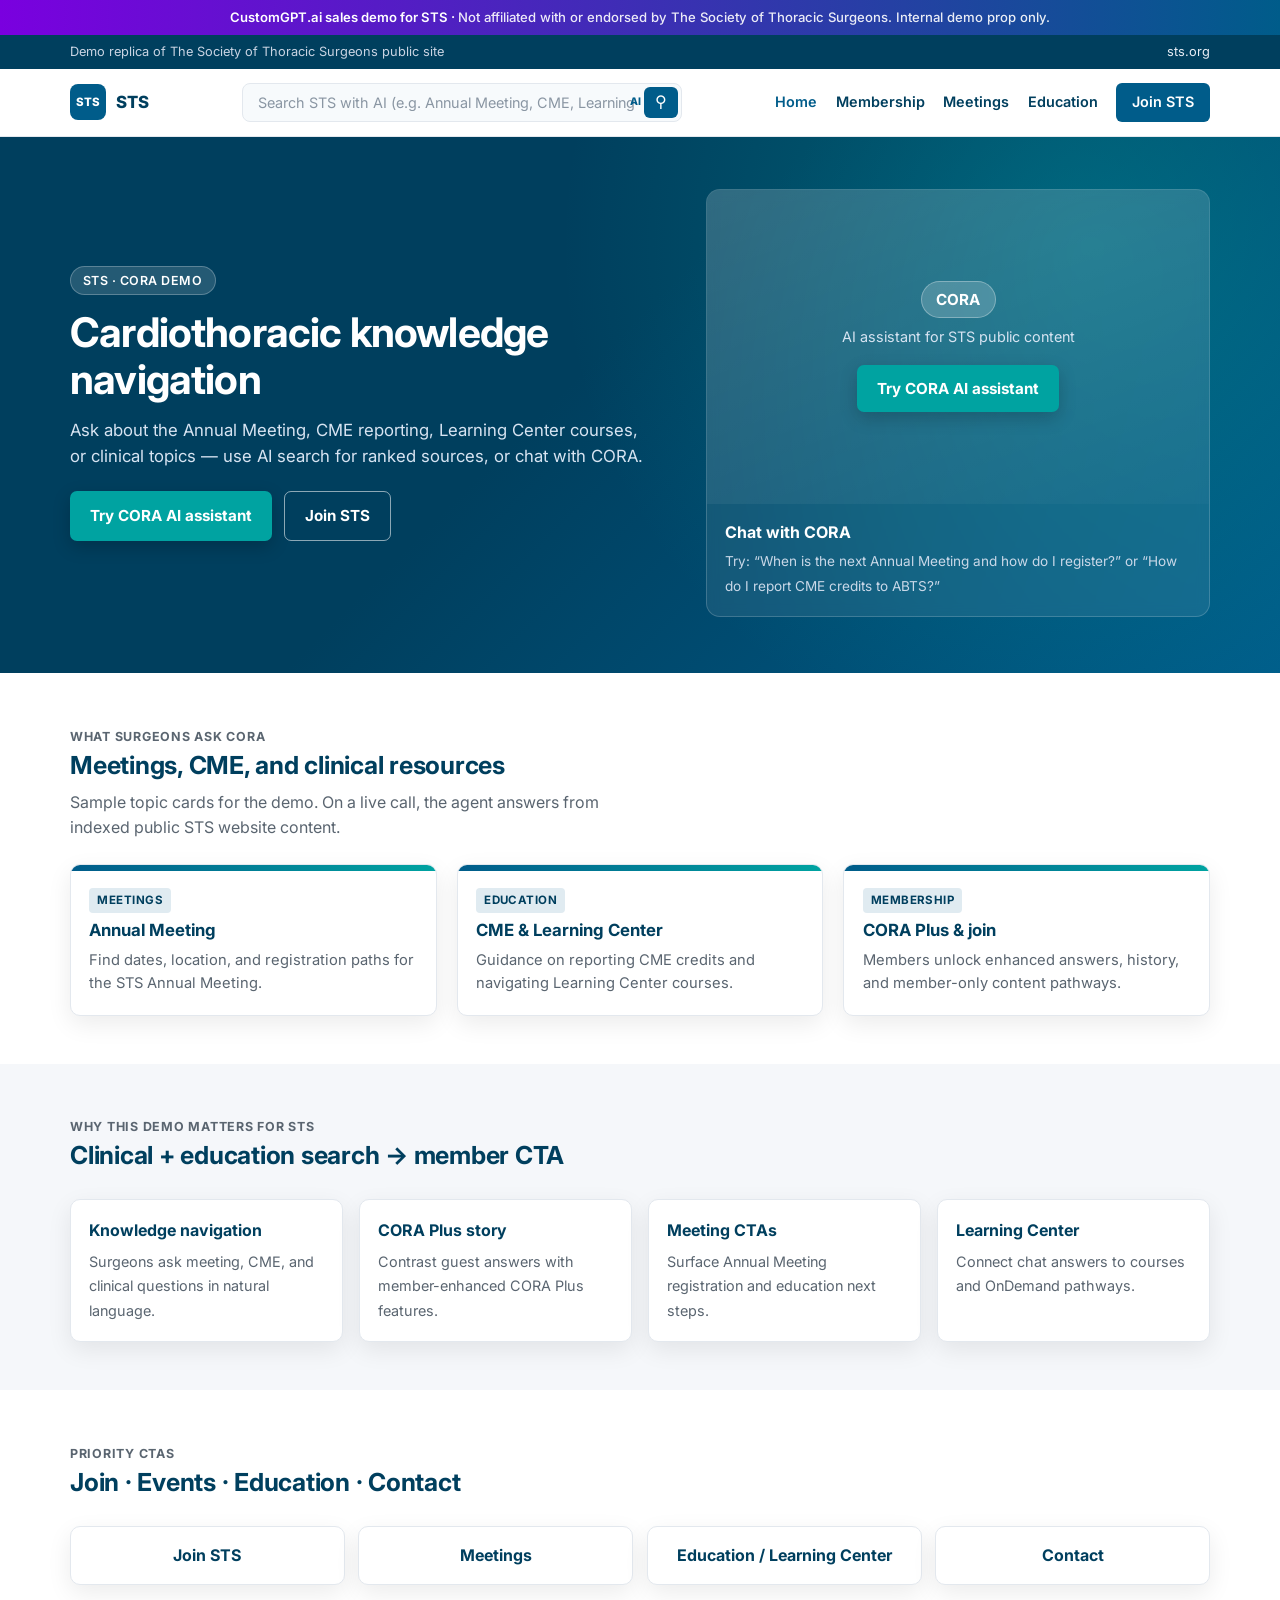
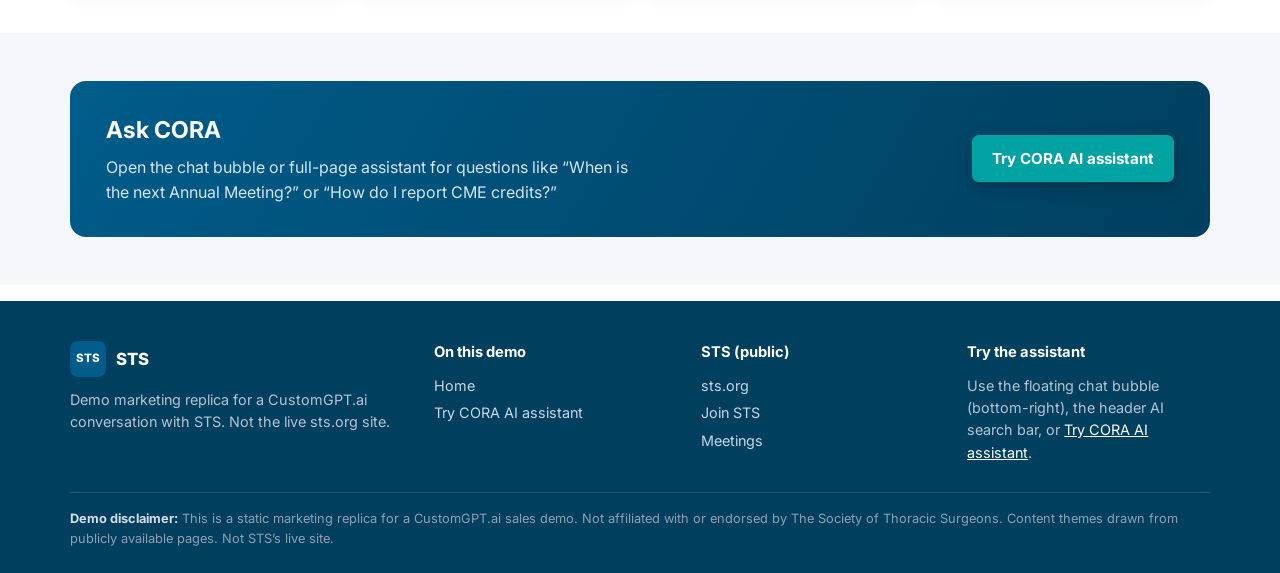
<file: index.html>
<!DOCTYPE html>
<html lang="en">
<head>
<meta charset="utf-8">
<meta name="viewport" content="width=device-width, initial-scale=1">
<meta name="robots" content="noindex, nofollow">
<title>STS | CORA Demo — CustomGPT.ai</title>
<meta name="description" content="CustomGPT.ai sales demo replica for The Society of Thoracic Surgeons featuring CORA AI assistant, SGE search, and live chat.">
<link rel="preconnect" href="https://fonts.googleapis.com">
<link href="https://fonts.googleapis.com/css2?family=Inter:wght@400;500;600;700;800&display=swap" rel="stylesheet">
<link rel="stylesheet" href="css/styles.css">
<script src="config.js"></script>
</head>
<body>
<div class="demo-banner">CustomGPT.ai sales demo for STS &middot; <span>Not affiliated with or endorsed by The Society of Thoracic Surgeons. Internal demo prop only.</span></div>
<div class="topbar"><div class="container">
  <div>Demo replica of The Society of Thoracic Surgeons public site</div>
  <div><a href="https://www.sts.org/" target="_blank" rel="noopener">sts.org</a></div>
</div></div>
<header class="site-header"><div class="container">
  <a class="logo-mark logo" href="index.html"><span class="logo-badge">STS</span> STS</a>
  <div class="demo-hsearch">
    <form id="demo-search-form" action="#" method="get" role="search">
      <input id="demo-hsearch" name="q" autocomplete="off" placeholder="Search STS with AI (e.g. Annual Meeting, CME, Learning Center)" aria-label="Search STS with AI (e.g. Annual Meeting, CME, Learning Center)">
      <span class="ai-tag">AI</span>
      <button class="go" type="submit" aria-label="Search">&#9906;</button>
    </form>
    <div id="demo-searchdrop" class="demo-searchdrop" role="dialog" aria-label="AI search results">
      <div class="sd-head"><span><span class="lab">AI Search</span> &nbsp;<span id="demo-sd-q"></span></span>
        <button type="button" class="sd-close" onclick="demoCloseSearchDrop()" aria-label="Close">×</button>
      </div>
      <div id="customgpt_search"></div>
    </div>
  </div>
<button class="nav-toggle" type="button" aria-label="Menu">Menu</button>
  <nav class="nav">
    <a href="index.html" class="active">Home</a>
    <a href="https://www.sts.org/membership" target="_blank" rel="noopener">Membership</a>
    <a href="https://www.sts.org/meetings" target="_blank" rel="noopener">Meetings</a>
    <a href="https://www.sts.org/education" target="_blank" rel="noopener">Education</a>
    <a href="https://www.sts.org/membership" class="btn" target="_blank" rel="noopener">Join STS</a>
  </nav>
</div></header>

<section class="hero"><div class="container">
  <div>
    <div class="hero-kicker">STS · CORA demo</div>
    <h1>Cardiothoracic knowledge navigation</h1>
    <p>Ask about the Annual Meeting, CME reporting, Learning Center courses, or clinical topics — use AI search for ranked sources, or chat with CORA.</p>
    <div class="hero-actions">
      <a class="btn-primary btn-try" href="assistant.html">Try CORA AI assistant</a>
      <a class="btn-secondary" href="https://www.sts.org/membership" target="_blank" rel="noopener">Join STS</a>
    </div>
  </div>
  <div class="hero-card">
    <div class="hero-card-top">
      <div class="agent-pill">CORA</div>
      <p>AI assistant for STS public content</p>
      <a class="btn-primary btn-try" href="assistant.html" style="margin-top:0.5rem">Try CORA AI assistant</a>
    </div>
    <div class="meta">
      <strong>Chat with CORA</strong>
      <span>Try: “When is the next Annual Meeting and how do I register?” or “How do I report CME credits to ABTS?”</span>
    </div>
  </div>
</div></section>

<section class="section"><div class="container">
  <div class="section-head">
    <div>
      <p class="eyebrow">What surgeons ask CORA</p>
      <h2>Meetings, CME, and clinical resources</h2>
      <p>Sample topic cards for the demo. On a live call, the agent answers from indexed public STS website content.</p>
    </div>
  </div>
  <div class="grid grid-3">
    <article class="card">
      <div class="card-accent"></div>
      <div class="card-body">
        <span class="tag">Meetings</span>
        <h3>Annual Meeting</h3>
        <p>Find dates, location, and registration paths for the STS Annual Meeting.</p>
      </div>
    </article>
    <article class="card">
      <div class="card-accent"></div>
      <div class="card-body">
        <span class="tag">Education</span>
        <h3>CME &amp; Learning Center</h3>
        <p>Guidance on reporting CME credits and navigating Learning Center courses.</p>
      </div>
    </article>
    <article class="card">
      <div class="card-accent"></div>
      <div class="card-body">
        <span class="tag">Membership</span>
        <h3>CORA Plus &amp; join</h3>
        <p>Members unlock enhanced answers, history, and member-only content pathways.</p>
      </div>
    </article>
  </div>
</div></section>

<section class="section alt"><div class="container">
  <div class="section-head">
    <div>
      <p class="eyebrow">Why this demo matters for STS</p>
      <h2>Clinical + education search → member CTA</h2>
    </div>
  </div>
  <div class="value-strip">
    <div class="value-item"><strong>Knowledge navigation</strong><span>Surgeons ask meeting, CME, and clinical questions in natural language.</span></div>
    <div class="value-item"><strong>CORA Plus story</strong><span>Contrast guest answers with member-enhanced CORA Plus features.</span></div>
    <div class="value-item"><strong>Meeting CTAs</strong><span>Surface Annual Meeting registration and education next steps.</span></div>
    <div class="value-item"><strong>Learning Center</strong><span>Connect chat answers to courses and OnDemand pathways.</span></div>
  </div>
</div></section>

<section class="section"><div class="container">
  <div class="section-head">
    <div>
      <p class="eyebrow">Priority CTAs</p>
      <h2>Join · Events · Education · Contact</h2>
    </div>
  </div>
  <div class="cta-strip">
    <a class="cta-pill" href="https://www.sts.org/membership" target="_blank" rel="noopener">Join STS</a>
    <a class="cta-pill" href="https://www.sts.org/meetings" target="_blank" rel="noopener">Meetings</a>
    <a class="cta-pill" href="https://www.sts.org/education" target="_blank" rel="noopener">Education / Learning Center</a>
    <a class="cta-pill" href="https://www.sts.org/about-sts/contact-us" target="_blank" rel="noopener">Contact</a>
  </div>
</div></section>

<section class="section alt"><div class="container">
  <div class="cta-band">
    <div>
      <h2>Ask CORA</h2>
      <p>Open the chat bubble or full-page assistant for questions like “When is the next Annual Meeting?” or “How do I report CME credits?”</p>
    </div>
    <a class="btn-primary btn-try" href="assistant.html">Try CORA AI assistant</a>
  </div>
</div></section>

<footer class="site-footer"><div class="container">
  <div class="footer-grid">
    <div>
      <div class="logo-mark" style="color:#fff;margin-bottom:0.75rem;"><span class="logo-badge">STS</span> STS</div>
      <p style="margin:0;font-size:0.9rem;max-width:22rem;">Demo marketing replica for a CustomGPT.ai conversation with STS. Not the live sts.org site.</p>
    </div>
    <div>
      <h4>On this demo</h4>
      <a href="index.html">Home</a>
      <a href="assistant.html">Try CORA AI assistant</a>
    </div>
    <div>
      <h4>STS (public)</h4>
      <a href="https://www.sts.org/" target="_blank" rel="noopener">sts.org</a>
      <a href="https://www.sts.org/membership" target="_blank" rel="noopener">Join STS</a>
      <a href="https://www.sts.org/meetings" target="_blank" rel="noopener">Meetings</a>
    </div>
    <div>
      <h4>Try the assistant</h4>
      <p style="margin:0;font-size:0.9rem;">Use the floating chat bubble (bottom-right), the header AI search bar, or <a href="assistant.html" style="display:inline;color:#fff;text-decoration:underline;">Try CORA AI assistant</a>.</p>
    </div>
  </div>
  <div class="footer-note"><strong>Demo disclaimer:</strong> This is a static marketing replica for a CustomGPT.ai sales demo. Not affiliated with or endorsed by The Society of Thoracic Surgeons. Content themes drawn from publicly available pages. Not STS&rsquo;s live site.</div>
</div></footer>
<script src="js/main.js"></script>
</body>
</html>
</file>
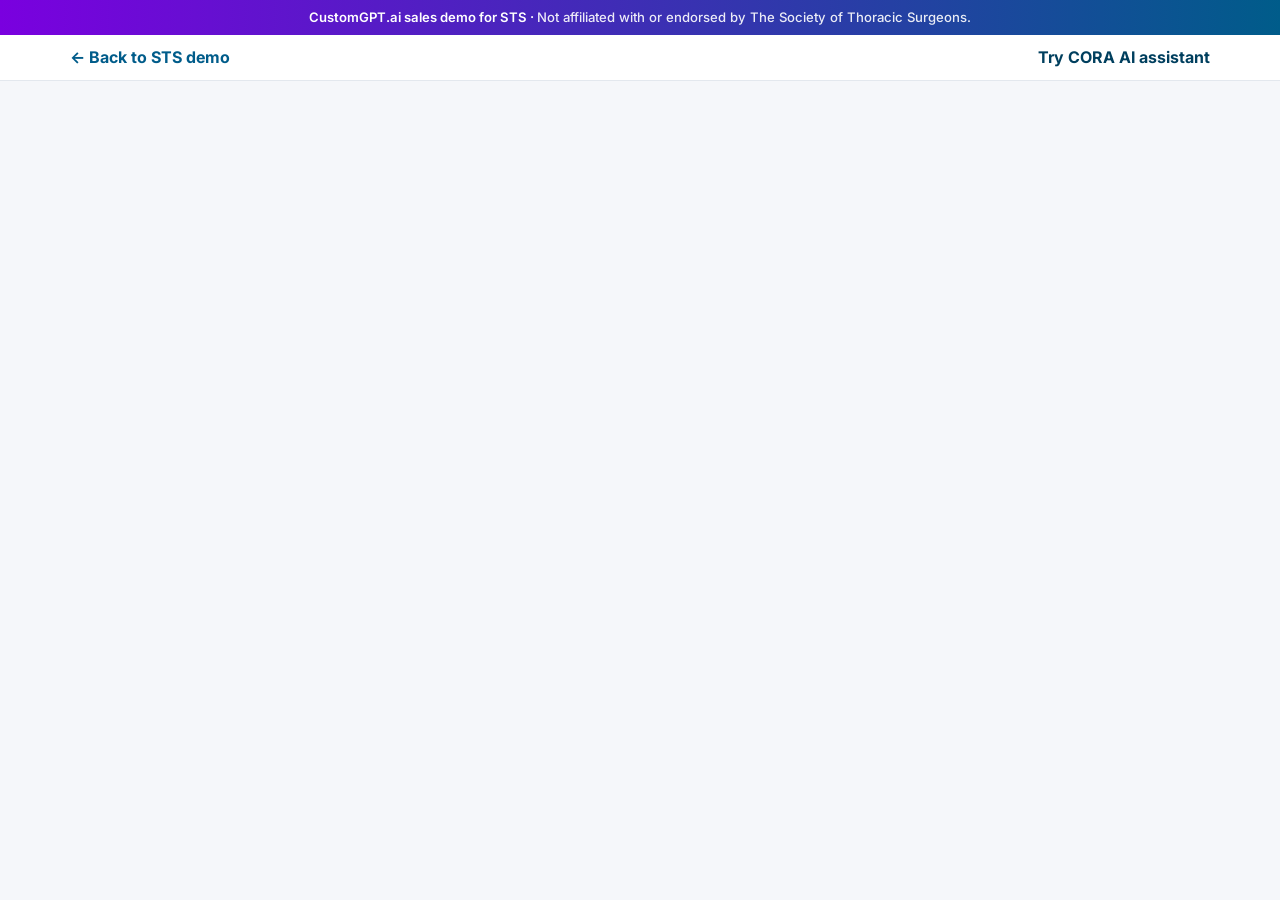
<file: assistant.html>
<!DOCTYPE html>
<html lang="en">
<head>
<meta charset="utf-8">
<meta name="viewport" content="width=device-width, initial-scale=1">
<meta name="robots" content="noindex, nofollow">
<title>Try CORA AI assistant | STS Demo</title>
<link rel="preconnect" href="https://fonts.googleapis.com">
<link href="https://fonts.googleapis.com/css2?family=Inter:wght@400;500;600;700;800&display=swap" rel="stylesheet">
<link rel="stylesheet" href="css/styles.css">
<script src="config.js"></script>
</head>
<body class="assistant-page">
<div class="demo-banner">CustomGPT.ai sales demo for STS &middot; <span>Not affiliated with or endorsed by The Society of Thoracic Surgeons.</span></div>
<div class="assistant-bar"><div class="container">
  <a class="back" href="index.html">&larr; Back to STS demo</a>
  <strong style="color:var(--navy)">Try CORA AI assistant</strong>
</div></div>
<div class="assistant-frame">
  <div id="customgpt_chat"></div>
</div>
<script>
(function () {
  var cfg = window.DEMO_CONFIG || {};
  var params = new URLSearchParams(window.location.search);
  var pid = params.get('p_id') || cfg.p_id || '';
  var pkey = params.get('p_key') || cfg.p_key || '';
  function pending(v) { return !v || String(v).toUpperCase() === 'PENDING'; }
  if (pending(pid) || pending(pkey)) {
    document.getElementById('customgpt_chat').innerHTML =
      '<div style="padding:2rem;font-family:Inter,system-ui,sans-serif;color:#5a6570;">' +
      '<h2 style="color:#162134;margin-top:0;">Agent keys pending</h2>' +
      '<p>Set <code>p_id</code> and <code>p_key</code> in <code>config.js</code> (or pass ?p_id=&amp;p_key=) to load the full-page CORA embed.</p>' +
      '</div>';
    return;
  }
  var s = document.createElement('script');
  s.src = 'https://cdn.customgpt.ai/js/embed.js';
  s.defer = true;
  s.setAttribute('div_id', 'customgpt_chat');
  s.setAttribute('p_id', String(pid));
  s.setAttribute('p_key', String(pkey));
  document.body.appendChild(s);
})();
</script>
</body>
</html>
</file>
<file: css/styles.css>
/* STS demo site — CustomGPT.ai Betty-displacement sales prop only */
:root {
  --brand: #005C8A;
  --brand-dark: #003F5E;
  --brand-mid: #0077B3;
  --accent: #00A3A1;
  --navy: #003F5E;
  --text: #2a2a2a;
  --muted: #5a6570;
  --bg: #f5f7fa;
  --card: #ffffff;
  --border: #e3e8ee;
  --radius: 10px;
  --shadow: 0 8px 24px rgba(0, 0, 0, 0.08);
  --font: "Inter", "Segoe UI", system-ui, -apple-system, sans-serif;
}
*, *::before, *::after { box-sizing: border-box; }
html { scroll-behavior: smooth; }
body {
  margin: 0;
  font-family: var(--font);
  color: var(--text);
  background: #fff;
  line-height: 1.55;
}
a { color: var(--brand); text-decoration: none; }
a:hover { color: var(--brand-dark); text-decoration: underline; }
img { max-width: 100%; height: auto; display: block; }
.container { width: min(1140px, calc(100% - 2.5rem)); margin: 0 auto; }

.topbar {
  background: var(--navy);
  color: #c9d4e3;
  font-size: 0.8rem;
  padding: 0.45rem 0;
}
.topbar .container { display: flex; justify-content: space-between; gap: 1rem; flex-wrap: wrap; }
.topbar a { color: #e8eef6; }
.demo-banner {
  background: linear-gradient(90deg, #7a00df, var(--brand));
  color: #fff;
  text-align: center;
  font-size: 0.82rem;
  padding: 0.45rem 1rem;
  font-weight: 600;
}
.demo-banner span { opacity: 0.9; font-weight: 500; }

.site-header {
  background: #fff;
  border-bottom: 1px solid var(--border);
  position: sticky;
  top: 0;
  z-index: 40;
}
.site-header .container {
  display: flex;
  align-items: center;
  justify-content: space-between;
  gap: 1rem;
  padding: 0.85rem 0;
  flex-wrap: wrap;
}
.logo-mark {
  display: flex; align-items: center; gap: 0.65rem;
  font-weight: 800; color: var(--navy); font-size: 1.05rem;
  text-decoration: none; letter-spacing: -0.01em; white-space: nowrap;
}
.logo-mark:hover { text-decoration: none; color: var(--navy); }
.logo-badge {
  display: inline-flex; align-items: center; justify-content: center;
  width: 36px; height: 36px; border-radius: 8px;
  background: var(--brand); color: #fff; font-size: 0.72rem; font-weight: 800;
}
.nav { display: flex; align-items: center; gap: 1.15rem; flex-wrap: wrap; }
.nav a {
  color: var(--navy);
  font-weight: 600;
  font-size: 0.9rem;
  text-decoration: none;
}
.nav a:hover, .nav a.active { color: var(--brand); }
.nav .btn {
  background: var(--brand);
  color: #fff !important;
  padding: 0.55rem 1rem;
  border-radius: 6px;
  text-decoration: none !important;
}
.nav .btn:hover { background: var(--brand-dark); }
.nav-toggle {
  display: none;
  background: none; border: 1px solid var(--border);
  border-radius: 6px; padding: 0.4rem 0.7rem; font-weight: 700;
}

.hero {
  background: linear-gradient(135deg, var(--navy) 0%, var(--brand-dark) 45%, var(--brand) 100%);
  color: #fff;
  padding: 3.25rem 0 3.5rem;
  position: relative;
  overflow: hidden;
}
.hero::after {
  content: "";
  position: absolute; inset: 0;
  background: radial-gradient(circle at 85% 20%, color-mix(in srgb, var(--accent) 35%, transparent), transparent 45%);
  pointer-events: none;
}
.hero .container { position: relative; z-index: 1; display: grid; grid-template-columns: 1.2fr 1fr; gap: 2rem; align-items: center; }
.hero-kicker {
  display: inline-block;
  background: rgba(255,255,255,0.14);
  border: 1px solid rgba(255,255,255,0.25);
  border-radius: 999px;
  padding: 0.25rem 0.75rem;
  font-size: 0.78rem;
  font-weight: 600;
  letter-spacing: 0.04em;
  text-transform: uppercase;
  margin-bottom: 0.9rem;
}
.hero h1 {
  margin: 0 0 0.85rem;
  font-size: clamp(1.8rem, 3.5vw, 2.55rem);
  line-height: 1.15;
  letter-spacing: -0.02em;
}
.hero p { margin: 0 0 1.4rem; font-size: 1.05rem; color: #d7e4f2; max-width: 36rem; }
.hero-actions { display: flex; gap: 0.75rem; flex-wrap: wrap; }
.btn-primary, .btn-secondary {
  display: inline-flex; align-items: center; justify-content: center;
  padding: 0.75rem 1.25rem; border-radius: 7px; font-weight: 700;
  text-decoration: none !important; font-size: 0.95rem;
}
.btn-primary { background: #fff; color: var(--navy) !important; }
.btn-primary:hover { background: #e8f4fb; }
.btn-secondary { background: transparent; color: #fff !important; border: 1.5px solid rgba(255,255,255,0.55); }
.btn-secondary:hover { background: rgba(255,255,255,0.1); }
.btn-try {
  background: var(--accent) !important;
  color: #fff !important;
  border: none;
  box-shadow: 0 6px 18px rgba(0,0,0,0.2);
}
.btn-try:hover { filter: brightness(1.08); }
.hero-card {
  background: rgba(255,255,255,0.08);
  border: 1px solid rgba(255,255,255,0.18);
  border-radius: 14px;
  overflow: hidden;
  backdrop-filter: blur(6px);
}
.hero-card .hero-card-top {
  aspect-ratio: 16/10;
  background: linear-gradient(160deg, rgba(255,255,255,0.12), rgba(255,255,255,0.02));
  display: flex; align-items: center; justify-content: center;
  flex-direction: column; gap: 0.5rem; padding: 1.5rem; text-align: center;
}
.hero-card .hero-card-top .agent-pill {
  background: rgba(255,255,255,0.18);
  border: 1px solid rgba(255,255,255,0.3);
  border-radius: 999px;
  padding: 0.35rem 0.9rem;
  font-weight: 700;
  font-size: 0.95rem;
}
.hero-card .hero-card-top p { margin: 0; color: #d7e4f2; font-size: 0.9rem; max-width: 18rem; }
.hero-card .meta { padding: 1rem 1.1rem 1.15rem; }
.hero-card .meta strong { display: block; margin-bottom: 0.25rem; }
.hero-card .meta span { font-size: 0.85rem; color: #c9d8e8; }

.section { padding: 3rem 0; }
.section.alt { background: var(--bg); }
.section-head {
  display: flex; justify-content: space-between; align-items: end;
  gap: 1rem; margin-bottom: 1.5rem; flex-wrap: wrap;
}
.section-head h2 {
  margin: 0; font-size: 1.55rem; color: var(--navy); letter-spacing: -0.01em;
}
.section-head p { margin: 0.35rem 0 0; color: var(--muted); max-width: 36rem; }
.eyebrow {
  color: var(--brand); font-size: 0.78rem; font-weight: 700;
  letter-spacing: 0.06em; text-transform: uppercase; margin: 0 0 0.35rem;
}

.grid { display: grid; gap: 1.25rem; }
.grid-3 { grid-template-columns: repeat(3, 1fr); }
.card {
  background: var(--card);
  border: 1px solid var(--border);
  border-radius: var(--radius);
  overflow: hidden;
  box-shadow: var(--shadow);
  display: flex; flex-direction: column;
  transition: transform 0.15s ease, box-shadow 0.15s ease;
}
.card:hover { transform: translateY(-2px); box-shadow: 0 12px 28px rgba(0,0,0,0.12); }
.card-accent {
  height: 6px; background: linear-gradient(90deg, var(--brand), var(--accent));
}
.card-body { padding: 1.1rem 1.15rem 1.25rem; display: flex; flex-direction: column; gap: 0.45rem; flex: 1; }
.card-body .tag {
  align-self: flex-start;
  background: color-mix(in srgb, var(--brand) 12%, #fff);
  color: var(--brand-dark);
  font-size: 0.72rem;
  font-weight: 700;
  letter-spacing: 0.04em;
  text-transform: uppercase;
  padding: 0.2rem 0.5rem;
  border-radius: 4px;
}
.card-body h3 { margin: 0; font-size: 1.05rem; color: var(--navy); line-height: 1.3; }
.card-body p { margin: 0; color: var(--muted); font-size: 0.92rem; flex: 1; }

.value-strip {
  display: grid; grid-template-columns: repeat(4, 1fr); gap: 1rem;
  margin-top: 0.5rem;
}
.value-item {
  background: #fff; border: 1px solid var(--border); border-radius: var(--radius);
  padding: 1.15rem; box-shadow: var(--shadow);
}
.value-item strong { display: block; color: var(--navy); margin-bottom: 0.35rem; }
.value-item span { color: var(--muted); font-size: 0.9rem; }

.cta-strip {
  display: grid; grid-template-columns: repeat(4, 1fr); gap: 0.85rem;
}
.cta-pill {
  display: block; text-align: center; font-weight: 700;
  background: #fff; border: 1.5px solid var(--border); border-radius: 10px;
  padding: 1rem 0.75rem; color: var(--navy); text-decoration: none !important;
  box-shadow: var(--shadow);
}
.cta-pill:hover { border-color: var(--brand); color: var(--brand); }

.cta-band {
  background: linear-gradient(120deg, var(--brand), var(--navy));
  color: #fff;
  border-radius: 16px;
  padding: 2rem 2.25rem;
  display: flex; justify-content: space-between; align-items: center; gap: 1.5rem; flex-wrap: wrap;
}
.cta-band h2 { margin: 0 0 0.4rem; font-size: 1.45rem; }
.cta-band p { margin: 0; color: #d4e5f5; max-width: 34rem; }

.site-footer {
  background: var(--navy); color: #b7c3d4; padding: 2.5rem 0 1.5rem; margin-top: 1rem;
}
.footer-grid { display: grid; grid-template-columns: 1.4fr 1fr 1fr 1fr; gap: 1.5rem; margin-bottom: 1.75rem; }
.site-footer h4 { color: #fff; margin: 0 0 0.7rem; font-size: 0.92rem; }
.site-footer a { color: #c9d6e8; display: block; margin-bottom: 0.35rem; font-size: 0.9rem; text-decoration: none; }
.site-footer a:hover { color: #fff; }
.footer-note { border-top: 1px solid rgba(255,255,255,0.12); padding-top: 1rem; font-size: 0.8rem; color: #8fa0b5; }
.footer-note strong { color: #d5deea; }

/* AI SEARCH BAR (SGE) */
.demo-hsearch {
  flex: 1 1 240px;
  max-width: 440px;
  position: relative;
  min-width: 180px;
}
.demo-hsearch form { position: relative; margin: 0; }
.demo-hsearch input {
  width: 100%;
  padding: 0.65rem 2.85rem 0.65rem 0.9rem;
  border-radius: 8px;
  border: 1px solid var(--border);
  background: #f7fafc;
  color: var(--navy);
  font-size: 0.9rem;
  font-family: var(--font);
}
.demo-hsearch input:focus {
  outline: 2px solid color-mix(in srgb, var(--brand) 35%, transparent);
  border-color: var(--brand);
  background: #fff;
}
.demo-hsearch input::placeholder { color: #8a96a3; }
.demo-hsearch .ai-tag {
  position: absolute;
  right: 2.55rem;
  top: 50%;
  transform: translateY(-50%);
  font-size: 0.65rem;
  font-weight: 800;
  color: var(--brand);
  letter-spacing: 0.04em;
  pointer-events: none;
}
.demo-hsearch .go {
  position: absolute;
  right: 4px;
  top: 4px;
  bottom: 4px;
  width: 34px;
  border: none;
  border-radius: 6px;
  background: var(--brand);
  color: #fff;
  cursor: pointer;
  font-size: 1rem;
  line-height: 1;
}
.demo-hsearch .go:hover { background: var(--brand-dark); }
.demo-searchdrop {
  display: none;
  position: absolute;
  top: calc(100% + 10px);
  left: 0;
  right: 0;
  min-width: min(520px, 92vw);
  background: #fff;
  color: var(--text);
  border: 1px solid var(--border);
  border-radius: 12px;
  box-shadow: 0 18px 40px rgba(0,0,0,0.18);
  z-index: 60;
  overflow: hidden;
}
.demo-searchdrop .sd-head {
  display: flex;
  align-items: center;
  justify-content: space-between;
  gap: 10px;
  padding: 0.7rem 0.9rem;
  border-bottom: 1px solid var(--border);
  background: #f7fafc;
}
.demo-searchdrop .sd-head .lab {
  color: var(--brand);
  letter-spacing: 0.05em;
  text-transform: uppercase;
  font-size: 0.72rem;
  font-weight: 800;
}
.demo-searchdrop .sd-close {
  border: none;
  background: #e8eef4;
  width: 28px;
  height: 28px;
  border-radius: 50%;
  cursor: pointer;
  font-size: 1.1rem;
  line-height: 1;
  color: #333;
}
#customgpt_search { width: 100%; min-height: 160px; padding: 4px; }

/* Full-page assistant */
.assistant-page {
  margin: 0; min-height: 100vh; display: flex; flex-direction: column; background: #f5f7fa;
}
.assistant-page .assistant-frame {
  flex: 1; min-height: 0; display: flex; flex-direction: column;
}
.assistant-page #customgpt_chat {
  flex: 1; min-height: calc(100vh - 96px); width: 100%;
}
.assistant-bar {
  background: #fff; border-bottom: 1px solid var(--border);
  padding: 0.65rem 0;
}
.assistant-bar .container {
  display: flex; align-items: center; justify-content: space-between; gap: 1rem;
}
.assistant-bar a.back { font-weight: 700; color: var(--brand); text-decoration: none; }

@media (max-width: 960px) {
  .hero .container, .grid-3, .value-strip, .footer-grid, .cta-strip { grid-template-columns: 1fr 1fr; }
}
@media (max-width: 720px) {
  .nav-toggle { display: inline-block; }
  .nav { display: none; width: 100%; flex-direction: column; align-items: flex-start; padding-bottom: 0.75rem; }
  .nav.open { display: flex; }
  .site-header .container { flex-wrap: wrap; }
  .hero .container, .grid-3, .value-strip, .footer-grid, .cta-strip { grid-template-columns: 1fr; }
  .hero { padding: 2.4rem 0; }
  .demo-hsearch { order: 3; flex: 1 1 100%; max-width: none; }
  .demo-searchdrop { left: 0; right: 0; min-width: 0; }
}
</file>
